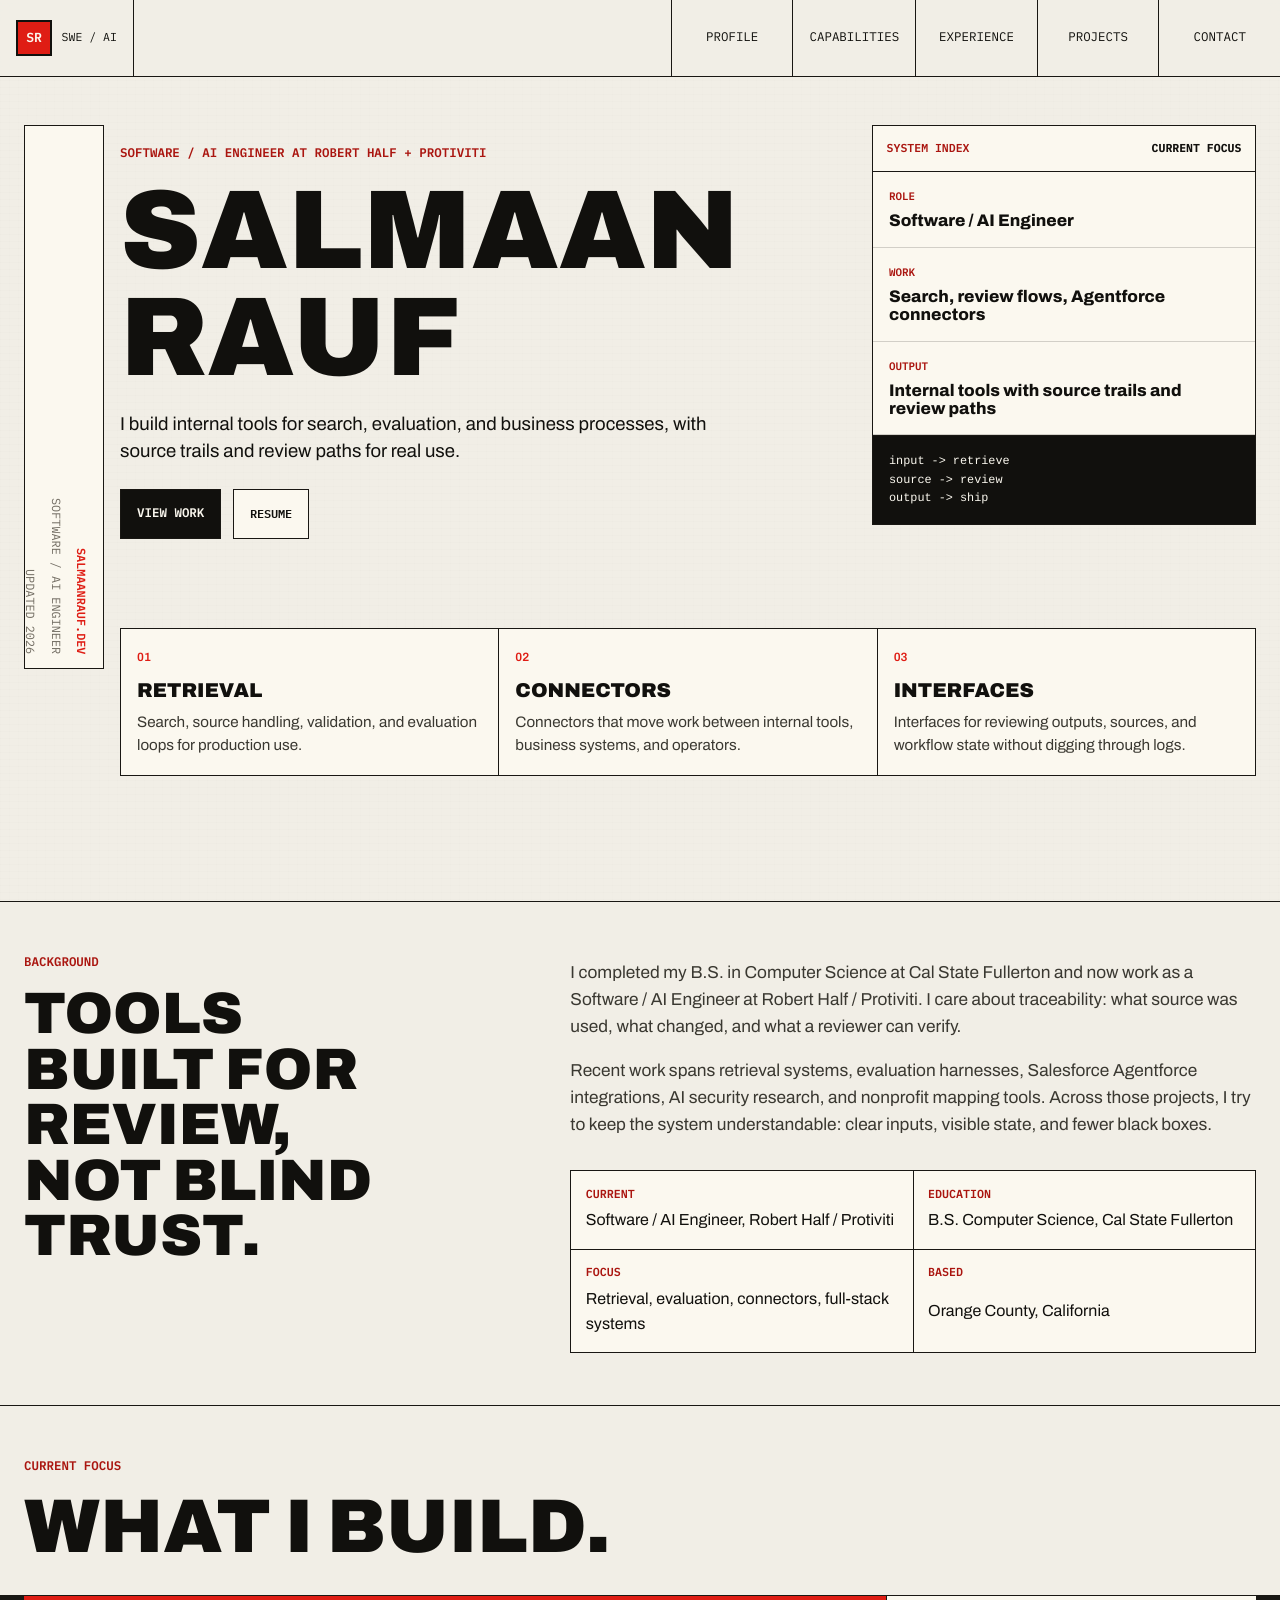
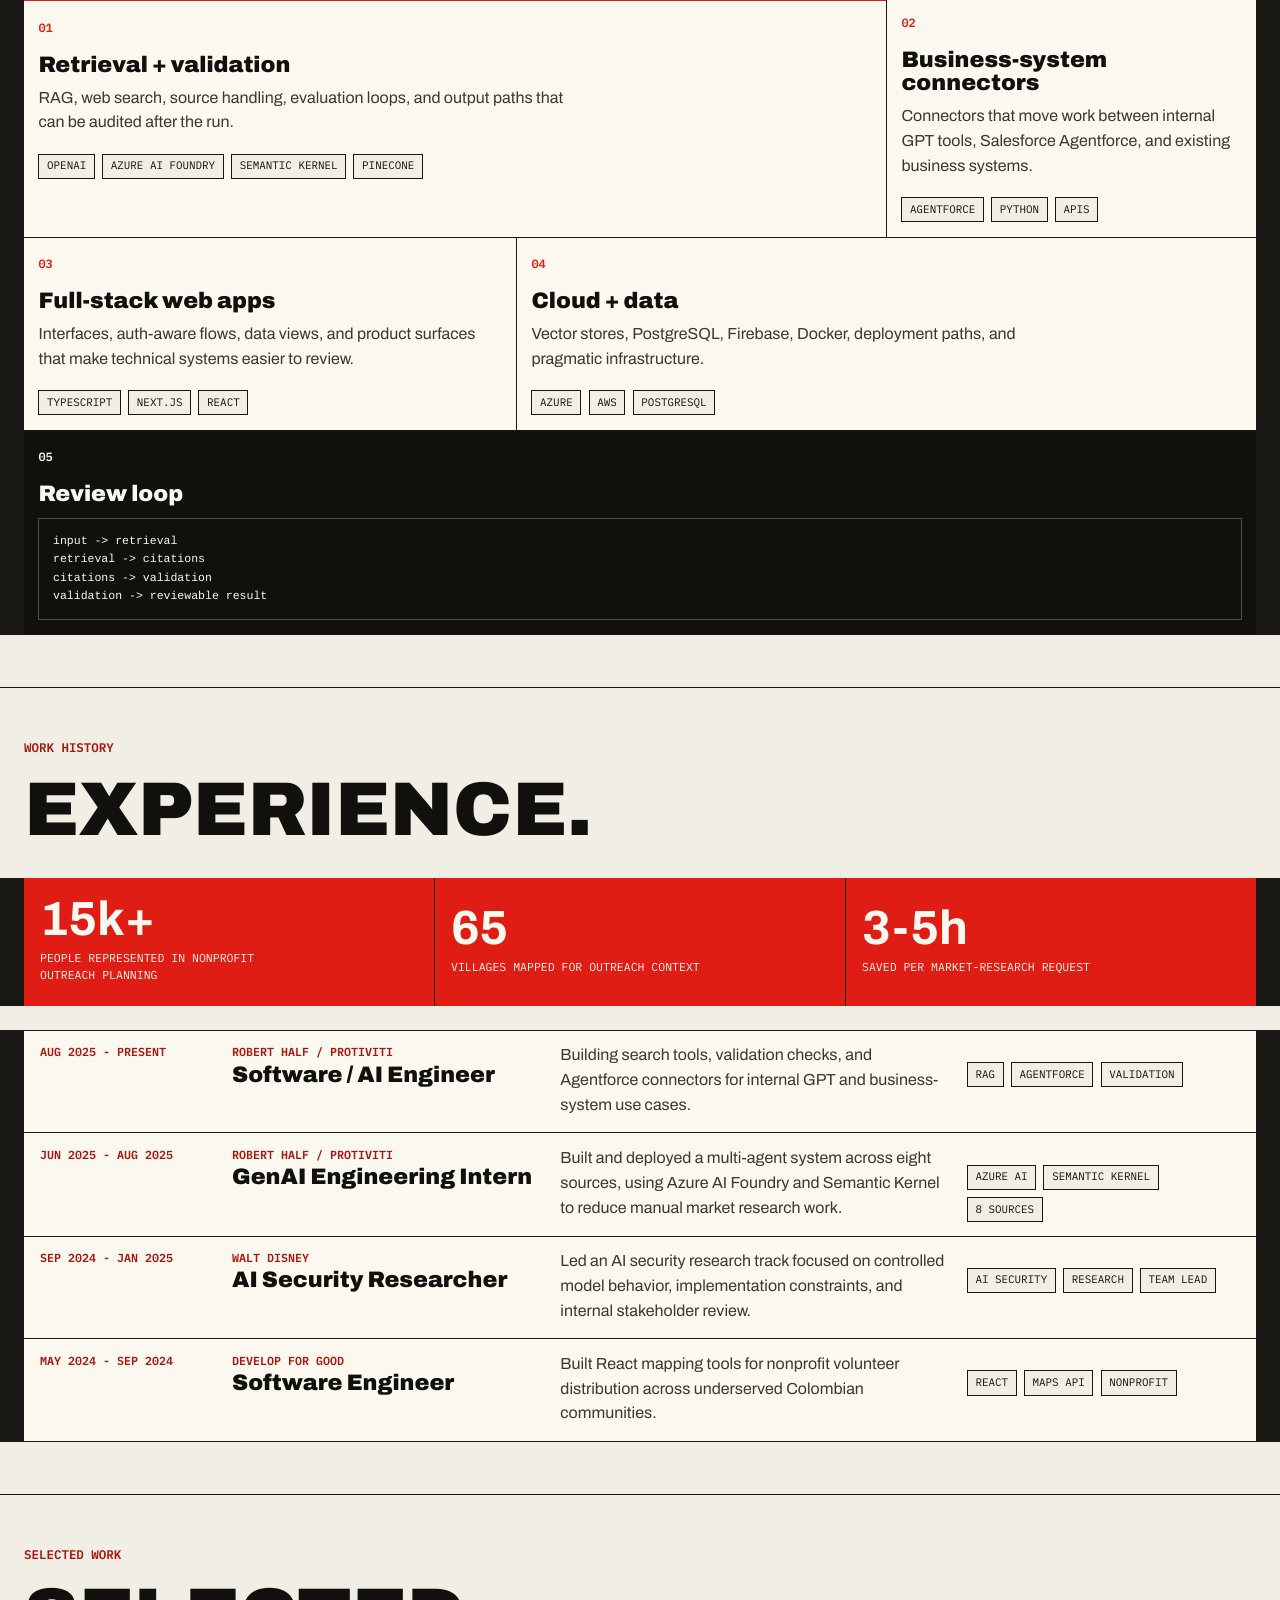
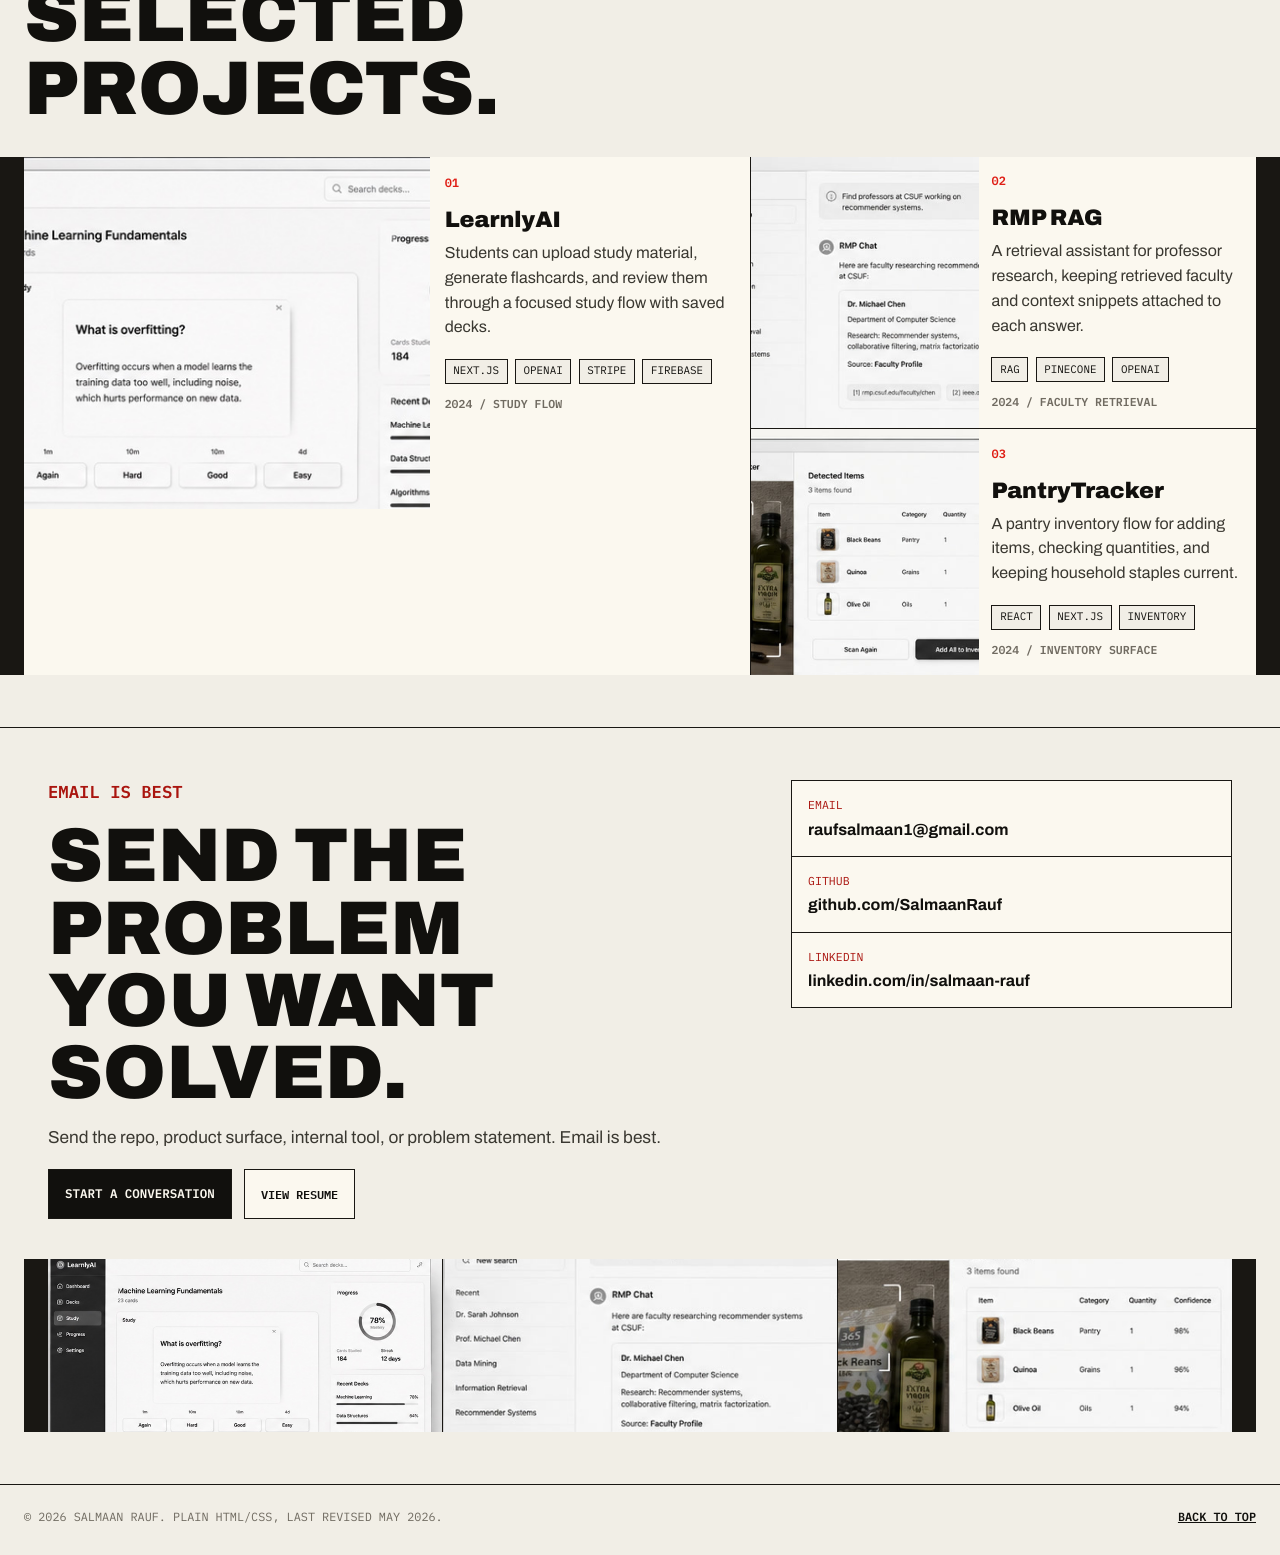
<file: index.html>
<!DOCTYPE html>
<html lang="en">
<head>
    <meta charset="utf-8" />
    <meta name="viewport" content="width=device-width, initial-scale=1" />
    <meta name="description" content="Salmaan Rauf is a Software / AI Engineer at Robert Half / Protiviti building internal tools, retrieval systems, evaluation tools, and production web interfaces." />
    <meta name="theme-color" content="#f1eee6" />

    <meta property="og:title" content="Salmaan Rauf - Software / AI Engineer" />
    <meta property="og:description" content="Internal tools, retrieval systems, evaluation tools, and production web interfaces." />
    <meta property="og:type" content="website" />
    <meta property="og:url" content="https://salmaanrauf.dev/" />
    <meta property="og:image" content="https://salmaanrauf.dev/images/New%20Linkedin.jpeg" />

    <title>Salmaan Rauf - Software / AI Engineer</title>

    <link rel="preconnect" href="https://fonts.googleapis.com">
    <link rel="preconnect" href="https://fonts.gstatic.com" crossorigin>
    <link href="https://fonts.googleapis.com/css2?family=Archivo:wght@500;700;900&family=IBM+Plex+Mono:wght@400;500;600&display=swap" rel="stylesheet">
    <link rel="stylesheet" href="assets/css/main.css" />
    <link rel="icon" type="image/x-icon" href="images/favicon.ico">

    <script type="application/ld+json">
    {
        "@context": "https://schema.org",
        "@type": "Person",
        "name": "Salmaan Rauf",
        "jobTitle": "Software / AI Engineer",
        "worksFor": [
            {
                "@type": "Organization",
                "name": "Robert Half"
            },
            {
                "@type": "Organization",
                "name": "Protiviti"
            }
        ],
        "alumniOf": {
            "@type": "CollegeOrUniversity",
            "name": "California State University, Fullerton"
        },
        "url": "https://salmaanrauf.dev",
        "sameAs": [
            "https://www.linkedin.com/in/salmaan-rauf/",
            "https://github.com/SalmaanRauf"
        ],
        "email": "raufsalmaan1@gmail.com"
    }
    </script>
</head>
<body>
    <a class="skip-link" href="#main">Skip to content</a>

    <header class="site-header" data-header>
        <a class="brand-mark" href="#hero" aria-label="Salmaan Rauf home">
            <span>SR</span>
            <small>SWE / AI</small>
        </a>

        <button class="nav-toggle" type="button" aria-label="Open navigation" aria-expanded="false" aria-controls="site-menu">
            <span></span>
            <span></span>
        </button>

        <nav class="site-menu" id="site-menu" aria-label="Primary navigation">
            <a href="#profile">Profile</a>
            <a href="#capabilities">Capabilities</a>
            <a href="#experience">Experience</a>
            <a href="#projects">Projects</a>
            <a href="#contact">Contact</a>
        </nav>
    </header>

    <div class="scroll-progress" aria-hidden="true">
        <span data-progress-bar></span>
    </div>

    <main id="main">
        <section class="hero section-grid" id="hero" aria-labelledby="hero-title">
            <div class="hero-rail" data-reveal>
                <span>salmaanrauf.dev</span>
                <span>Software / AI Engineer</span>
                <span>Updated 2026</span>
            </div>

            <div class="hero-copy" data-reveal>
                <p class="eyebrow">Software / AI Engineer at Robert Half + Protiviti</p>
                <h1 id="hero-title">Salmaan<br>Rauf</h1>
                <p class="hero-deck">
                    I build internal tools for search, evaluation, and business processes, with source trails and review paths for real use.
                </p>
                <div class="button-row" aria-label="Primary actions">
                    <a class="button button-primary" href="#projects">View work</a>
                    <button class="button button-secondary" type="button" data-resume-open>Resume</button>
                </div>
            </div>

            <aside class="hero-systems" data-reveal aria-label="Current engineering focus">
                <div class="systems-header">
                    <span>System index</span>
                    <strong>Current focus</strong>
                </div>
                <dl class="systems-list">
                    <div>
                        <dt>Role</dt>
                        <dd>Software / AI Engineer</dd>
                    </div>
                    <div>
                        <dt>Work</dt>
                        <dd>Search, review flows, Agentforce connectors</dd>
                    </div>
                    <div>
                        <dt>Output</dt>
                        <dd>Internal tools with source trails and review paths</dd>
                    </div>
                </dl>
                <pre aria-label="Validation flow"><code>input -> retrieve
source -> review
output -> ship</code></pre>
            </aside>

            <div class="focus-strip" aria-label="Selected focus areas" data-reveal>
                <article>
                    <span>01</span>
                    <h2>Retrieval</h2>
                    <p>Search, source handling, validation, and evaluation loops for production use.</p>
                </article>
                <article>
                    <span>02</span>
                    <h2>Connectors</h2>
                    <p>Connectors that move work between internal tools, business systems, and operators.</p>
                </article>
                <article>
                    <span>03</span>
                    <h2>Interfaces</h2>
                    <p>Interfaces for reviewing outputs, sources, and workflow state without digging through logs.</p>
                </article>
            </div>
        </section>

        <section class="section section-grid profile-section" id="profile" aria-labelledby="profile-title">
            <div class="section-heading" data-reveal>
                <p class="eyebrow">Background</p>
                <h2 id="profile-title">Tools built for review, not blind trust.</h2>
            </div>

            <div class="profile-copy" data-reveal>
                <p>
                    I completed my B.S. in Computer Science at Cal State Fullerton and now work as a Software / AI Engineer at Robert Half / Protiviti. I care about traceability: what source was used, what changed, and what a reviewer can verify.
                </p>
                <p>
                    Recent work spans retrieval systems, evaluation harnesses, Salesforce Agentforce integrations, AI security research, and nonprofit mapping tools. Across those projects, I try to keep the system understandable: clear inputs, visible state, and fewer black boxes.
                </p>

                <dl class="fact-table">
                    <div>
                        <dt>Current</dt>
                        <dd>Software / AI Engineer, Robert Half / Protiviti</dd>
                    </div>
                    <div>
                        <dt>Education</dt>
                        <dd>B.S. Computer Science, Cal State Fullerton</dd>
                    </div>
                    <div>
                        <dt>Focus</dt>
                        <dd>Retrieval, evaluation, connectors, full-stack systems</dd>
                    </div>
                    <div>
                        <dt>Based</dt>
                        <dd>Orange County, California</dd>
                    </div>
                </dl>
            </div>
        </section>

        <section class="section capabilities-section" id="capabilities" aria-labelledby="capabilities-title">
            <div class="section-heading section-heading-wide" data-reveal>
                <p class="eyebrow">Current focus</p>
                <h2 id="capabilities-title">What I build.</h2>
            </div>

            <div class="capability-grid" data-reveal>
                <article class="capability-card capability-card-large">
                    <span class="card-index">01</span>
                    <h3>Retrieval + validation</h3>
                    <p>RAG, web search, source handling, evaluation loops, and output paths that can be audited after the run.</p>
                    <ul class="tag-list">
                        <li>OpenAI</li>
                        <li>Azure AI Foundry</li>
                        <li>Semantic Kernel</li>
                        <li>Pinecone</li>
                    </ul>
                </article>
                <article class="capability-card">
                    <span class="card-index">02</span>
                    <h3>Business-system connectors</h3>
                    <p>Connectors that move work between internal GPT tools, Salesforce Agentforce, and existing business systems.</p>
                    <ul class="tag-list">
                        <li>Agentforce</li>
                        <li>Python</li>
                        <li>APIs</li>
                    </ul>
                </article>
                <article class="capability-card">
                    <span class="card-index">03</span>
                    <h3>Full-stack web apps</h3>
                    <p>Interfaces, auth-aware flows, data views, and product surfaces that make technical systems easier to review.</p>
                    <ul class="tag-list">
                        <li>TypeScript</li>
                        <li>Next.js</li>
                        <li>React</li>
                    </ul>
                </article>
                <article class="capability-card">
                    <span class="card-index">04</span>
                    <h3>Cloud + data</h3>
                    <p>Vector stores, PostgreSQL, Firebase, Docker, deployment paths, and pragmatic infrastructure.</p>
                    <ul class="tag-list">
                        <li>Azure</li>
                        <li>AWS</li>
                        <li>PostgreSQL</li>
                    </ul>
                </article>
                <article class="capability-card capability-card-code">
                    <span class="card-index">05</span>
                    <h3>Review loop</h3>
                    <pre><code>input -> retrieval
retrieval -> citations
citations -> validation
validation -> reviewable result</code></pre>
                </article>
            </div>
        </section>

        <section class="section experience-section" id="experience" aria-labelledby="experience-title">
            <div class="section-heading section-heading-wide" data-reveal>
                <p class="eyebrow">Work history</p>
                <h2 id="experience-title">Experience.</h2>
            </div>

            <div class="metrics-strip" data-reveal aria-label="Selected impact metrics">
                <div>
                    <strong>15k+</strong>
                    <span>people represented in nonprofit outreach planning</span>
                </div>
                <div>
                    <strong>65</strong>
                    <span>villages mapped for outreach context</span>
                </div>
                <div>
                    <strong>3-5h</strong>
                    <span>saved per market-research request</span>
                </div>
            </div>

            <div class="experience-ledger" data-reveal>
                <article class="role-row">
                    <time datetime="2025-08">Aug 2025 - Present</time>
                    <div>
                        <p class="role-org">Robert Half / Protiviti</p>
                        <h3>Software / AI Engineer</h3>
                    </div>
                    <p>Building search tools, validation checks, and Agentforce connectors for internal GPT and business-system use cases.</p>
                    <ul class="role-tags">
                        <li>RAG</li>
                        <li>Agentforce</li>
                        <li>Validation</li>
                    </ul>
                </article>
                <article class="role-row">
                    <time datetime="2025-06">Jun 2025 - Aug 2025</time>
                    <div>
                        <p class="role-org">Robert Half / Protiviti</p>
                        <h3>GenAI Engineering Intern</h3>
                    </div>
                    <p>Built and deployed a multi-agent system across eight sources, using Azure AI Foundry and Semantic Kernel to reduce manual market research work.</p>
                    <ul class="role-tags">
                        <li>Azure AI</li>
                        <li>Semantic Kernel</li>
                        <li>8 sources</li>
                    </ul>
                </article>
                <article class="role-row">
                    <time datetime="2024-09">Sep 2024 - Jan 2025</time>
                    <div>
                        <p class="role-org">Walt Disney</p>
                        <h3>AI Security Researcher</h3>
                    </div>
                    <p>Led an AI security research track focused on controlled model behavior, implementation constraints, and internal stakeholder review.</p>
                    <ul class="role-tags">
                        <li>AI security</li>
                        <li>Research</li>
                        <li>Team lead</li>
                    </ul>
                </article>
                <article class="role-row">
                    <time datetime="2024-05">May 2024 - Sep 2024</time>
                    <div>
                        <p class="role-org">Develop For Good</p>
                        <h3>Software Engineer</h3>
                    </div>
                    <p>Built React mapping tools for nonprofit volunteer distribution across underserved Colombian communities.</p>
                    <ul class="role-tags">
                        <li>React</li>
                        <li>Maps API</li>
                        <li>Nonprofit</li>
                    </ul>
                </article>
            </div>
        </section>

        <section class="section projects-section" id="projects" aria-labelledby="projects-title">
            <div class="section-heading section-heading-wide" data-reveal>
                <p class="eyebrow">Selected work</p>
                <h2 id="projects-title">Selected projects.</h2>
            </div>

            <div class="project-grid" data-reveal>
                <article class="project-card project-card-featured">
                    <div class="project-media">
                        <img src="images/project-learnly-swiss.jpg" alt="LearnlyAI study interface" loading="lazy" width="720" height="360">
                    </div>
                    <div class="project-body">
                        <span class="card-index">01</span>
                        <h3>LearnlyAI</h3>
                        <p>Students can upload study material, generate flashcards, and review them through a focused study flow with saved decks.</p>
                        <ul class="tag-list">
                            <li>Next.js</li>
                            <li>OpenAI</li>
                            <li>Stripe</li>
                            <li>Firebase</li>
                        </ul>
                        <span class="project-note">2024 / Study flow</span>
                    </div>
                </article>

                <article class="project-card">
                    <div class="project-media">
                        <img src="images/project-rmp-swiss.jpg" alt="RMP RAG assistant interface" loading="lazy" width="432" height="324">
                    </div>
                    <div class="project-body">
                        <span class="card-index">02</span>
                        <h3>RMP RAG</h3>
                        <p>A retrieval assistant for professor research, keeping retrieved faculty and context snippets attached to each answer.</p>
                        <ul class="tag-list">
                            <li>RAG</li>
                            <li>Pinecone</li>
                            <li>OpenAI</li>
                        </ul>
                        <span class="project-note">2024 / Faculty retrieval</span>
                    </div>
                </article>

                <article class="project-card">
                    <div class="project-media">
                        <img src="images/project-pantry-swiss.jpg" alt="PantryTracker inventory interface" loading="lazy" width="432" height="324">
                    </div>
                    <div class="project-body">
                        <span class="card-index">03</span>
                        <h3>PantryTracker</h3>
                        <p>A pantry inventory flow for adding items, checking quantities, and keeping household staples current.</p>
                        <ul class="tag-list">
                            <li>React</li>
                            <li>Next.js</li>
                            <li>Inventory</li>
                        </ul>
                        <span class="project-note">2024 / Inventory surface</span>
                    </div>
                </article>
            </div>
        </section>

        <section class="section contact-section" id="contact" aria-labelledby="contact-title">
            <div class="contact-panel" data-reveal>
                <div>
                    <p class="eyebrow">Email is best</p>
                    <h2 id="contact-title">Send the problem you want solved.</h2>
                    <p>
                        Send the repo, product surface, internal tool, or problem statement. Email is best.
                    </p>
                    <div class="button-row">
                        <a class="button button-primary" href="mailto:raufsalmaan1@gmail.com">Start a conversation</a>
                        <button class="button button-secondary" type="button" data-resume-open>View resume</button>
                    </div>
                </div>

                <div class="contact-index" aria-label="Contact links">
                    <a href="mailto:raufsalmaan1@gmail.com">
                        <span>Email</span>
                        <strong>raufsalmaan1@gmail.com</strong>
                    </a>
                    <a href="https://github.com/SalmaanRauf" target="_blank" rel="noreferrer">
                        <span>GitHub</span>
                        <strong>github.com/SalmaanRauf</strong>
                    </a>
                    <a href="https://www.linkedin.com/in/salmaan-rauf/" target="_blank" rel="noreferrer">
                        <span>LinkedIn</span>
                        <strong>linkedin.com/in/salmaan-rauf</strong>
                    </a>
                </div>
            </div>

            <div class="artifact-strip" data-reveal aria-hidden="true">
                <img src="images/project-learnly-swiss.jpg" alt="">
                <img src="images/project-rmp-swiss.jpg" alt="">
                <img src="images/project-pantry-swiss.jpg" alt="">
            </div>
        </section>
    </main>

    <dialog class="resume-dialog" aria-labelledby="resume-dialog-title" data-resume-dialog>
        <div class="resume-dialog-panel">
            <header class="resume-dialog-header">
                <div>
                    <p class="eyebrow">Resume</p>
                    <h2 id="resume-dialog-title">Salmaan Rauf resume</h2>
                </div>
                <button class="resume-close" type="button" aria-label="Close resume" data-resume-close>
                    <span aria-hidden="true">x</span>
                </button>
            </header>
            <div class="resume-frame">
                <iframe src="files/Salmaan%20Rauf%20Resume.pdf#toolbar=1&view=FitH" title="Salmaan Rauf resume PDF"></iframe>
            </div>
            <footer class="resume-dialog-actions">
                <a class="button button-primary" href="files/Salmaan Rauf Resume.pdf" download>Download PDF</a>
                <a class="button button-secondary" href="files/Salmaan Rauf Resume.pdf" target="_blank" rel="noreferrer">Open in tab</a>
            </footer>
        </div>
    </dialog>

    <footer class="site-footer">
        <p>&copy; 2026 Salmaan Rauf. Plain HTML/CSS, last revised May 2026.</p>
        <a href="#hero">Back to top</a>
    </footer>

    <script src="assets/js/main.js"></script>
</body>
</html>
</file>
<file: assets/css/main.css>
:root {
    color-scheme: light;
    --paper: #f1eee6;
    --paper-bright: #fbf8ef;
    --paper-muted: #e5e1d7;
    --ink: #11100d;
    --ink-soft: #3a3831;
    --muted: #706b61;
    --line: #191713;
    --line-soft: rgba(25, 23, 19, 0.18);
    --accent: #df1d14;
    --accent-dark: #aa150f;
    --steel: #9f9a90;
    --max-width: 82rem;
    --gutter: 1rem;
    --font-display: "Archivo", "Helvetica Neue", Arial, sans-serif;
    --font-mono: "IBM Plex Mono", "SFMono-Regular", Consolas, monospace;
}

*,
*::before,
*::after {
    box-sizing: border-box;
}

html {
    scroll-behavior: smooth;
    text-size-adjust: 100%;
}

body {
    margin: 0;
    min-width: 20rem;
    background: var(--paper);
    color: var(--ink);
    font-family: var(--font-display);
    font-size: 1rem;
    line-height: 1.55;
    overflow-x: hidden;
    -webkit-font-smoothing: antialiased;
    text-rendering: geometricPrecision;
}

body::before {
    content: "";
    position: fixed;
    inset: 0;
    z-index: -1;
    pointer-events: none;
    opacity: 0.38;
    background-image:
        repeating-linear-gradient(0deg, rgba(17, 16, 13, 0.025), rgba(17, 16, 13, 0.025) 1px, transparent 1px, transparent 7px),
        repeating-linear-gradient(90deg, rgba(17, 16, 13, 0.02), rgba(17, 16, 13, 0.02) 1px, transparent 1px, transparent 9px);
}

img,
svg {
    display: block;
    max-width: 100%;
}

img {
    height: auto;
}

a {
    color: inherit;
}

button,
input,
textarea,
select {
    font: inherit;
}

button {
    color: inherit;
}

::selection {
    background: var(--accent);
    color: var(--paper-bright);
}

:focus-visible {
    outline: 3px solid var(--accent);
    outline-offset: 3px;
}

.skip-link {
    position: fixed;
    top: 0.75rem;
    left: 0.75rem;
    z-index: 100;
    transform: translateY(-200%);
    padding: 0.8rem 1rem;
    background: var(--ink);
    color: var(--paper-bright);
    font-family: var(--font-mono);
    font-size: 0.82rem;
    text-decoration: none;
}

.skip-link:focus {
    transform: translateY(0);
}

.site-header {
    position: sticky;
    top: 0;
    z-index: 30;
    display: flex;
    align-items: stretch;
    justify-content: space-between;
    min-height: 4.5rem;
    border-bottom: 1px solid var(--line);
    background: rgba(241, 238, 230, 0.94);
    backdrop-filter: blur(12px);
}

.brand-mark {
    display: grid;
    grid-template-columns: auto auto;
    gap: 0.6rem;
    align-items: center;
    padding: 0 1rem;
    border-right: 1px solid var(--line);
    color: var(--ink);
    text-decoration: none;
}

.brand-mark span {
    display: grid;
    place-items: center;
    width: 2.25rem;
    height: 2.25rem;
    border: 2px solid var(--ink);
    background: var(--accent);
    color: var(--paper-bright);
    font-family: var(--font-mono);
    font-size: 0.82rem;
    font-weight: 600;
}

.brand-mark small {
    display: none;
    font-family: var(--font-mono);
    font-size: 0.72rem;
    line-height: 1.2;
    text-transform: uppercase;
}

.nav-toggle {
    display: flex;
    flex-direction: column;
    align-items: center;
    justify-content: center;
    gap: 0.38rem;
    width: 4.5rem;
    min-height: 4.5rem;
    border: 0;
    border-left: 1px solid var(--line);
    background: transparent;
    cursor: pointer;
}

.nav-toggle span {
    width: 1.45rem;
    height: 2px;
    background: var(--ink);
}

.nav-toggle span + span {
    margin-top: 0;
}

.site-menu {
    position: absolute;
    top: 100%;
    left: 0;
    right: 0;
    display: none;
    background: var(--paper-bright);
    border-bottom: 1px solid var(--line);
}

.site-menu.is-open {
    display: grid;
}

.site-menu a {
    min-height: 3.5rem;
    display: flex;
    align-items: center;
    padding: 0 1rem;
    border-top: 1px solid var(--line-soft);
    color: var(--ink);
    font-family: var(--font-mono);
    font-size: 0.78rem;
    text-decoration: none;
    text-transform: uppercase;
}

.site-menu a:hover,
.site-menu a.is-active {
    background: var(--ink);
    color: var(--paper-bright);
}

.scroll-progress {
    position: fixed;
    top: 0;
    left: 0;
    right: 0;
    z-index: 40;
    height: 3px;
    background: transparent;
}

.scroll-progress span {
    display: block;
    width: 0;
    height: 100%;
    background: var(--accent);
}

.section,
.hero {
    width: min(100%, var(--max-width));
    margin: 0 auto;
    padding: 4.5rem var(--gutter);
    scroll-margin-top: 4.75rem;
}

.section {
    border-top: 1px solid var(--line);
}

.section-grid {
    display: grid;
    gap: 1rem;
}

.hero {
    min-height: 88svh;
    padding-top: 3.25rem;
    display: grid;
    gap: 1rem;
}

.hero-rail,
.eyebrow,
.card-index,
.tag-list,
.role-tags,
.button,
.text-link,
.site-footer,
.fact-table dt,
.metrics-strip span,
.contact-index span,
.hero-systems,
.systems-list {
    font-family: var(--font-mono);
}

.hero-rail {
    display: grid;
    gap: 0.45rem;
    align-content: start;
    padding: 0.85rem;
    border: 1px solid var(--line);
    background: var(--paper-bright);
    color: var(--muted);
    font-size: 0.74rem;
    text-transform: uppercase;
}

.hero-rail span:first-child {
    color: var(--accent);
    font-weight: 600;
}

.hero-copy {
    padding: 0.4rem 0 0;
}

.eyebrow {
    margin: 0 0 1rem;
    color: var(--accent-dark);
    font-size: 0.78rem;
    font-weight: 600;
    line-height: 1.4;
    text-transform: uppercase;
}

h1,
h2,
h3,
p {
    margin-top: 0;
}

h1,
h2,
h3 {
    line-height: 0.95;
    font-weight: 900;
}

h1 {
    margin-bottom: 1.25rem;
    font-size: 3.8rem;
    text-transform: uppercase;
}

h2 {
    margin-bottom: 1rem;
    max-width: 12ch;
    font-size: 3rem;
    text-transform: uppercase;
}

h3 {
    margin-bottom: 0.65rem;
    font-size: 1.4rem;
    line-height: 1.05;
}

p {
    color: var(--ink-soft);
}

.hero-deck {
    max-width: 39rem;
    margin-bottom: 1.5rem;
    color: var(--ink);
    font-size: 1.12rem;
    line-height: 1.45;
}

.button-row {
    display: flex;
    flex-wrap: wrap;
    gap: 0.75rem;
}

.button {
    min-height: 3rem;
    display: inline-flex;
    align-items: center;
    justify-content: center;
    border: 1px solid var(--line);
    padding: 0.9rem 1rem;
    font-size: 0.78rem;
    font-weight: 600;
    text-decoration: none;
    text-transform: uppercase;
    cursor: pointer;
    transition: background-color 160ms ease, color 160ms ease, transform 160ms ease;
}

.button:hover {
    transform: translateY(-2px);
}

.button:active {
    transform: translateY(0);
}

.button-primary {
    background: var(--ink);
    color: var(--paper-bright);
}

.button-primary:hover {
    background: var(--accent);
}

.button-secondary {
    background: var(--paper-bright);
    color: var(--ink);
}

.button-secondary:hover {
    background: var(--paper-muted);
}

.hero-systems {
    display: grid;
    grid-template-rows: auto 1fr auto;
    min-height: 20rem;
    border: 1px solid var(--line);
    background: var(--paper-bright);
}

.systems-header {
    display: flex;
    justify-content: space-between;
    gap: 1rem;
    padding: 0.85rem;
    border-bottom: 1px solid var(--line);
    color: var(--accent-dark);
    font-size: 0.72rem;
    font-weight: 600;
    text-transform: uppercase;
}

.systems-header strong {
    color: var(--ink);
}

.systems-list {
    display: grid;
    margin: 0;
}

.systems-list div {
    display: grid;
    gap: 0.45rem;
    padding: 1rem;
    border-bottom: 1px solid var(--line-soft);
}

.systems-list dt {
    color: var(--accent-dark);
    font-size: 0.68rem;
    font-weight: 600;
    text-transform: uppercase;
}

.systems-list dd {
    margin: 0;
    color: var(--ink);
    font-family: var(--font-display);
    font-size: 1.05rem;
    font-weight: 800;
    line-height: 1.1;
}

.hero-systems pre {
    margin: 0;
    padding: 1rem;
    overflow: hidden;
    border-top: 1px solid var(--line);
    background: var(--ink);
    color: var(--paper-bright);
    font-size: 0.74rem;
    line-height: 1.55;
}

.focus-strip {
    display: grid;
    border: 1px solid var(--line);
    background: var(--line);
    gap: 1px;
}

.focus-strip article {
    padding: 1rem;
    background: var(--paper-bright);
}

.focus-strip span,
.card-index {
    display: inline-block;
    margin-bottom: 0.9rem;
    color: var(--accent);
    font-size: 0.75rem;
    font-weight: 600;
}

.focus-strip h2 {
    margin-bottom: 0.6rem;
    font-size: 1.25rem;
    line-height: 1.05;
}

.focus-strip p {
    margin-bottom: 0;
    font-size: 0.95rem;
}

.section-heading {
    margin-bottom: 2rem;
}

.section-heading h2 {
    max-width: 11ch;
}

.section-heading-wide {
    width: min(100%, var(--max-width));
    margin: 0 auto 2rem;
    padding: 0 var(--gutter);
}

.section-heading-wide h2 {
    max-width: 13ch;
}

.profile-section {
    align-items: start;
}

.profile-copy {
    max-width: 43rem;
}

.profile-copy p {
    font-size: 1.08rem;
}

.fact-table {
    display: grid;
    border: 1px solid var(--line);
    margin: 2rem 0 0;
    background: var(--line);
    gap: 1px;
}

.fact-table div {
    display: grid;
    gap: 0.35rem;
    padding: 0.9rem;
    background: var(--paper-bright);
}

.fact-table dt {
    color: var(--accent-dark);
    font-size: 0.73rem;
    font-weight: 600;
    text-transform: uppercase;
}

.fact-table dd {
    margin: 0;
    color: var(--ink);
}

.capabilities-section,
.experience-section,
.projects-section {
    width: 100%;
    max-width: none;
    padding-left: 0;
    padding-right: 0;
}

.capability-grid,
.experience-ledger,
.project-grid,
.metrics-strip {
    width: min(100%, var(--max-width));
    margin: 0 auto;
    padding: 0 var(--gutter);
}

.capability-grid {
    display: grid;
    gap: 1px;
    background: var(--line);
    border-top: 1px solid var(--line);
    border-bottom: 1px solid var(--line);
}

.capability-card {
    min-height: 15rem;
    padding: 1rem;
    background: var(--paper-bright);
}

.capability-card-large {
    border-top: 0.35rem solid var(--accent);
}

.capability-card p {
    max-width: 34rem;
}

.tag-list,
.role-tags {
    display: flex;
    flex-wrap: wrap;
    gap: 0.45rem;
    padding: 0;
    margin: 1.1rem 0 0;
    list-style: none;
}

.tag-list li,
.role-tags li {
    border: 1px solid var(--line);
    padding: 0.35rem 0.48rem;
    background: var(--paper);
    color: var(--ink);
    font-size: 0.68rem;
    line-height: 1.1;
    text-transform: uppercase;
}

.capability-card-code {
    background: var(--ink);
    color: var(--paper-bright);
}

.capability-card-code h3,
.capability-card-code .card-index {
    color: var(--paper-bright);
}

.capability-card-code pre {
    overflow-x: auto;
    margin: 1rem 0 0;
    padding: 1rem;
    border: 1px solid rgba(251, 248, 239, 0.26);
    color: var(--paper-bright);
    font-family: var(--font-mono);
    font-size: 0.8rem;
    line-height: 1.5;
}

.metrics-strip {
    display: grid;
    gap: 1px;
    margin-bottom: 1.5rem;
    background: var(--line);
}

.metrics-strip div {
    min-height: 8rem;
    display: grid;
    align-content: center;
    gap: 0.35rem;
    padding: 1rem;
    background: var(--accent);
    color: var(--paper-bright);
}

.metrics-strip strong {
    display: block;
    font-size: 3rem;
    line-height: 0.95;
}

.metrics-strip span {
    max-width: 17rem;
    font-size: 0.72rem;
    text-transform: uppercase;
}

.experience-ledger {
    display: grid;
    gap: 1px;
    background: var(--line);
    border-top: 1px solid var(--line);
    border-bottom: 1px solid var(--line);
}

.role-row {
    display: grid;
    gap: 1rem;
    padding: 1rem;
    background: var(--paper-bright);
}

.role-row time,
.role-org {
    margin: 0;
    color: var(--accent-dark);
    font-family: var(--font-mono);
    font-size: 0.73rem;
    font-weight: 600;
    text-transform: uppercase;
}

.role-row h3 {
    margin: 0;
    max-width: 20rem;
}

.role-row > p {
    margin: 0;
}

.project-grid {
    display: grid;
    gap: 1rem;
}

.project-card {
    display: grid;
    grid-template-rows: auto 1fr;
    border: 1px solid var(--line);
    background: var(--paper-bright);
}

.project-media {
    display: block;
    background: var(--ink);
    overflow: hidden;
}

.project-media img {
    display: block;
    width: 100%;
    aspect-ratio: 4 / 3;
    object-fit: cover;
    transition: filter 180ms ease, transform 180ms ease;
}

.project-card-featured .project-media img {
    aspect-ratio: 2 / 1;
}

.project-card:hover .project-media img {
    filter: contrast(1.04);
    transform: scale(1.015);
}

.project-body {
    padding: 1rem;
}

.project-body p {
    max-width: 38rem;
}

.text-link {
    display: inline-flex;
    align-items: center;
    margin-top: 1.25rem;
    color: var(--ink);
    font-size: 0.78rem;
    font-weight: 600;
    text-transform: uppercase;
    text-decoration-thickness: 1px;
    text-underline-offset: 0.25rem;
}

.text-link::after {
    content: ">";
    margin-left: 0.45rem;
    color: var(--accent);
}

.project-note {
    display: inline-flex;
    margin-top: 1.25rem;
    color: var(--muted);
    font-family: var(--font-mono);
    font-size: 0.72rem;
    font-weight: 600;
    text-transform: uppercase;
}

.contact-section {
    padding-bottom: 3rem;
}

.contact-panel {
    width: min(100%, var(--max-width));
    display: grid;
    gap: 2rem;
    margin: 0 auto;
    padding: 1rem var(--gutter);
}

.contact-panel h2 {
    max-width: 10ch;
}

.contact-panel p {
    max-width: 39rem;
    font-size: 1.08rem;
}

.contact-index {
    display: grid;
    gap: 1px;
    align-self: start;
    border: 1px solid var(--line);
    background: var(--line);
}

.contact-index a {
    display: grid;
    gap: 0.35rem;
    padding: 1rem;
    background: var(--paper-bright);
    text-decoration: none;
}

.contact-index a:hover {
    background: var(--ink);
    color: var(--paper-bright);
}

.contact-index span {
    color: var(--accent-dark);
    font-size: 0.72rem;
    text-transform: uppercase;
}

.contact-index a:hover span {
    color: var(--paper-bright);
}

.contact-index strong {
    font-size: 1rem;
    line-height: 1.2;
    overflow-wrap: anywhere;
}

.artifact-strip {
    width: min(100%, var(--max-width));
    display: grid;
    grid-template-columns: 1fr;
    gap: 1px;
    margin: 2.5rem auto 0;
    padding: 0 var(--gutter);
    background: var(--line);
}

.artifact-strip img {
    width: 100%;
    aspect-ratio: 16 / 9;
    object-fit: cover;
}

.resume-dialog {
    width: min(calc(100vw - 1rem), 68rem);
    max-width: none;
    height: min(calc(100svh - 1rem), 58rem);
    max-height: none;
    margin: auto;
    padding: 0;
    border: 1px solid var(--line);
    background: var(--paper-bright);
    color: var(--ink);
}

.resume-dialog::backdrop {
    background: rgba(17, 16, 13, 0.74);
}

.resume-dialog-panel {
    height: 100%;
    display: grid;
    grid-template-rows: auto minmax(0, 1fr) auto;
}

.resume-dialog-header,
.resume-dialog-actions {
    display: flex;
    align-items: center;
    justify-content: space-between;
    gap: 1rem;
    padding: 0.85rem;
    border-bottom: 1px solid var(--line);
}

.resume-dialog-header h2 {
    margin: 0;
    max-width: none;
    font-size: 1.55rem;
}

.resume-dialog-header .eyebrow {
    margin-bottom: 0.35rem;
}

.resume-close {
    width: 2.75rem;
    min-width: 2.75rem;
    height: 2.75rem;
    border: 1px solid var(--line);
    background: var(--ink);
    color: var(--paper-bright);
    font-family: var(--font-mono);
    font-size: 1rem;
    line-height: 1;
    cursor: pointer;
}

.resume-frame {
    min-height: 0;
    background: var(--paper-muted);
}

.resume-frame iframe {
    width: 100%;
    height: 100%;
    border: 0;
    background: var(--paper-bright);
}

.resume-dialog-actions {
    flex-wrap: wrap;
    border-top: 1px solid var(--line);
    border-bottom: 0;
}

.site-footer {
    width: min(100%, var(--max-width));
    display: flex;
    flex-direction: column;
    gap: 0.75rem;
    margin: 0 auto;
    padding: 1.5rem var(--gutter) 2rem;
    border-top: 1px solid var(--line);
    color: var(--muted);
    font-size: 0.74rem;
    text-transform: uppercase;
}

.site-footer p {
    margin: 0;
    color: inherit;
}

.site-footer a {
    color: var(--ink);
    font-weight: 600;
}

[data-reveal] {
    opacity: 1;
    transform: none;
}

[data-reveal].is-visible {
    opacity: 1;
    transform: translateY(0);
}

@media (min-width: 40rem) {
    :root {
        --gutter: 1.25rem;
    }

    .brand-mark small {
        display: block;
    }

    h1 {
        font-size: 5rem;
    }

    h2 {
        font-size: 4rem;
    }

    .focus-strip,
    .metrics-strip {
        grid-template-columns: repeat(3, 1fr);
    }

    .fact-table {
        grid-template-columns: repeat(2, 1fr);
    }

    .capability-grid {
        grid-template-columns: repeat(2, minmax(0, 1fr));
    }

    .capability-card-large {
        grid-column: span 2;
    }

    .project-grid {
        grid-template-columns: repeat(2, minmax(0, 1fr));
    }

    .project-card-featured {
        grid-column: span 2;
    }

    .project-card-featured {
        grid-template-columns: minmax(0, 1.18fr) minmax(20rem, 0.82fr);
    }

    .project-card-featured .project-media img {
        height: 100%;
        min-height: 22rem;
    }

    .artifact-strip {
        grid-template-columns: repeat(3, 1fr);
    }

    .artifact-strip img {
        aspect-ratio: 16 / 7;
    }
}

@media (min-width: 64rem) {
    :root {
        --gutter: 1.5rem;
    }

    .site-header {
        min-height: 4.75rem;
    }

    .nav-toggle {
        display: none;
    }

    .site-menu {
        position: static;
        display: flex;
        background: transparent;
        border-bottom: 0;
    }

    .site-menu a {
        min-height: 4.75rem;
        min-width: 7.6rem;
        justify-content: center;
        border-top: 0;
        border-left: 1px solid var(--line);
    }

    .section,
    .hero {
        padding-top: 3.25rem;
        padding-bottom: 3.25rem;
    }

    .hero {
        grid-template-columns: 4.5rem minmax(0, 1.35fr) minmax(20rem, 0.65fr);
        grid-template-areas:
            "rail copy portrait"
            "rail strip strip";
        align-items: start;
        min-height: calc(100svh - 4.75rem);
        padding-top: 3rem;
    }

    .hero-rail {
        grid-area: rail;
        min-height: 31rem;
        writing-mode: vertical-rl;
        transform: rotate(180deg);
        justify-items: end;
    }

    .hero-copy {
        grid-area: copy;
        padding-top: 1.25rem;
    }

    .hero-systems {
        grid-area: portrait;
    }

    .focus-strip {
        grid-area: strip;
    }

    h1 {
        font-size: 5.2rem;
    }

    h2 {
        font-size: 3.35rem;
    }

    .hero-deck {
        font-size: 1.16rem;
    }

    .profile-section {
        grid-template-columns: minmax(18rem, 0.75fr) minmax(0, 1fr);
        grid-template-areas:
            "heading copy";
        column-gap: 2rem;
    }

    .profile-section > .section-heading {
        grid-area: heading;
    }

    .profile-section > .section-heading h2 {
        max-width: 9ch;
        font-size: 2.75rem;
    }

    .profile-section > .profile-copy {
        grid-area: copy;
        padding-top: 0.4rem;
    }

    .capability-grid {
        grid-template-columns: 1.2fr 0.9fr 0.9fr;
    }

    .capability-card-large {
        grid-column: span 2;
        min-height: 14rem;
    }

    .capability-card {
        min-height: 11.5rem;
        padding: 0.9rem;
    }

    .capability-card-code pre {
        margin-top: 0.75rem;
        padding: 0.85rem;
        font-size: 0.72rem;
    }

    .capability-card:nth-child(4) {
        grid-column: span 2;
    }

    .capability-card-code {
        grid-column: span 3;
    }

    .role-row {
        grid-template-columns: 11rem minmax(14rem, 0.8fr) minmax(18rem, 1fr) minmax(12rem, 0.7fr);
        align-items: start;
        padding: 0.85rem 1rem;
    }

    .project-grid {
        grid-template-columns: minmax(0, 1.18fr) minmax(19rem, 0.82fr);
        grid-template-areas:
            "featured side-one"
            "featured side-two";
        gap: 1px;
        background: var(--line);
    }

    .project-card {
        border: 0;
    }

    .project-card-featured {
        grid-area: featured;
    }

    .project-card:nth-child(2) {
        grid-area: side-one;
    }

    .project-card:nth-child(3) {
        grid-area: side-two;
    }

    .project-card:not(.project-card-featured) {
        grid-template-columns: minmax(9rem, 0.82fr) minmax(13rem, 1fr);
        grid-template-rows: auto;
    }

    .project-card:not(.project-card-featured) .project-body {
        padding: 0.8rem;
    }

    .project-card:not(.project-card-featured) .project-media img {
        height: 100%;
        min-height: 13rem;
        aspect-ratio: auto;
    }

    .project-body {
        padding: 0.9rem;
    }

    .project-note {
        margin-top: 0.75rem;
    }

    .contact-panel {
        grid-template-columns: minmax(0, 1fr) minmax(20rem, 0.62fr);
        padding-top: 0;
    }

    .artifact-strip {
        margin-top: 1.5rem;
    }

    .site-footer {
        flex-direction: row;
        justify-content: space-between;
        align-items: center;
    }
}

@media (min-width: 80rem) {
    h1 {
        font-size: 7rem;
    }

    h2 {
        font-size: 4.75rem;
    }

    .hero {
        grid-template-columns: 5rem minmax(0, 1.42fr) minmax(24rem, 0.58fr);
    }

    .hero-rail {
        min-height: 34rem;
    }

    .profile-section > .section-heading h2 {
        font-size: 3.65rem;
    }
}

@media (min-width: 64rem) and (max-height: 850px) {
    .section,
    .hero {
        padding-top: 1.25rem;
        padding-bottom: 1.25rem;
    }

    .hero {
        min-height: calc(100svh - 4.75rem);
        padding-top: 1.25rem;
    }

    .hero-rail {
        min-height: 26rem;
    }

    h1 {
        font-size: 4.45rem;
    }

    h2 {
        font-size: 2.35rem;
    }

    .hero-deck,
    .profile-copy p,
    .contact-panel p {
        font-size: 1rem;
    }

    .profile-section > .section-heading h2 {
        font-size: 2.1rem;
    }

    .eyebrow {
        margin-bottom: 0.55rem;
    }

    .section-heading,
    .section-heading-wide {
        margin-bottom: 1rem;
    }

    .capability-card {
        min-height: 8.6rem;
        padding: 0.62rem;
    }

    .capability-card-large {
        min-height: 9.8rem;
    }

    h3 {
        font-size: 1.18rem;
    }

    .capability-card p,
    .project-body p,
    .role-row > p {
        line-height: 1.32;
    }

    .tag-list,
    .role-tags {
        margin-top: 0.55rem;
    }

    .tag-list li,
    .role-tags li {
        padding: 0.28rem 0.4rem;
    }

    .capability-card-code pre {
        max-height: 5.8rem;
        margin-top: 0.5rem;
        padding: 0.62rem;
        font-size: 0.68rem;
    }

    .metrics-strip {
        margin-bottom: 1rem;
    }

    .metrics-strip div {
        min-height: 5.6rem;
        padding: 0.7rem 1rem;
    }

    .metrics-strip strong {
        font-size: 2.35rem;
    }

    .role-row {
        padding: 0.65rem 0.85rem;
    }

    .project-card-featured .project-media img {
        min-height: 15rem;
    }

    .project-card:not(.project-card-featured) .project-media img {
        min-height: 9.4rem;
    }

    .contact-panel {
        gap: 1.25rem;
    }

    .artifact-strip {
        margin-top: 1rem;
    }

    .artifact-strip img {
        aspect-ratio: 16 / 5.2;
    }

    .resume-dialog {
        width: min(calc(100vw - 4rem), 72rem);
        height: min(calc(100svh - 4rem), 58rem);
    }
}

@media (prefers-reduced-motion: reduce) {
    html {
        scroll-behavior: auto;
    }

    *,
    *::before,
    *::after {
        animation-duration: 0.001ms !important;
        animation-iteration-count: 1 !important;
        scroll-behavior: auto !important;
        transition-duration: 0.001ms !important;
    }

    [data-reveal] {
        opacity: 1;
        transform: none;
    }
}
</file>
